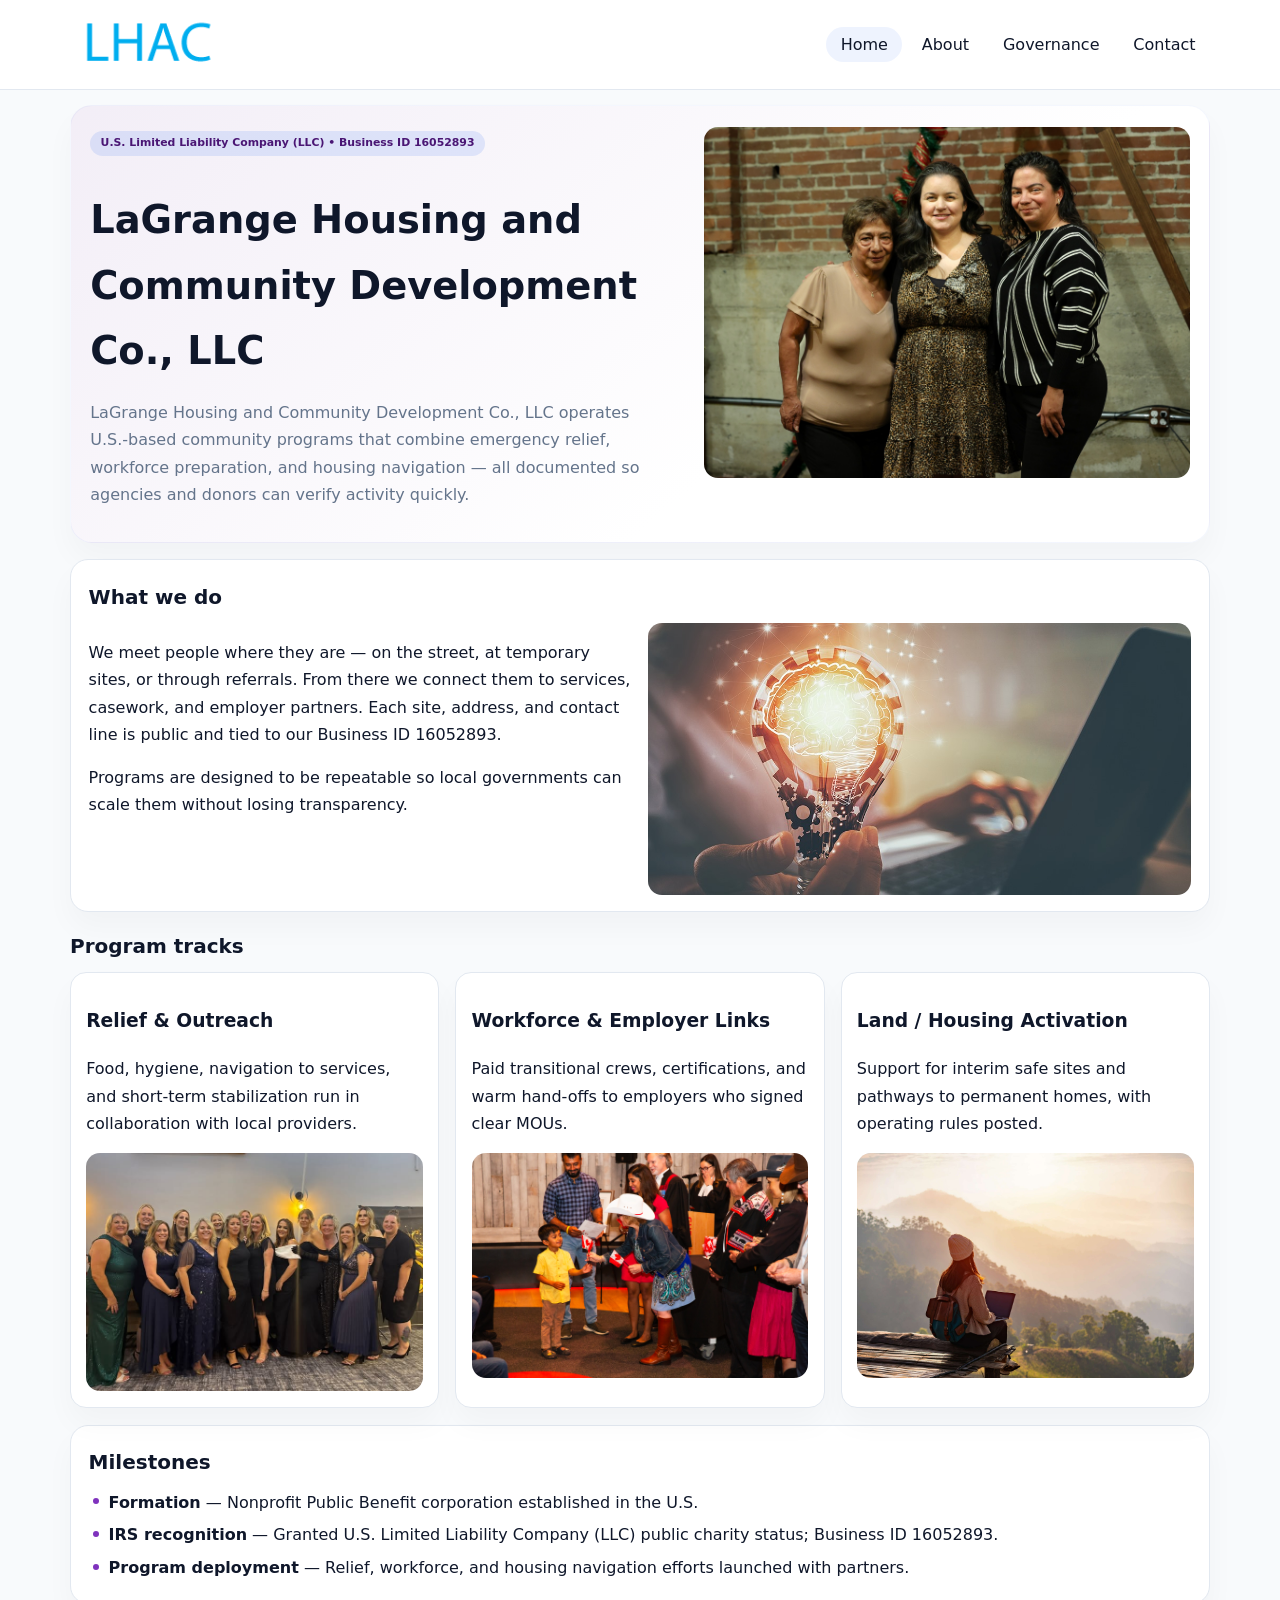
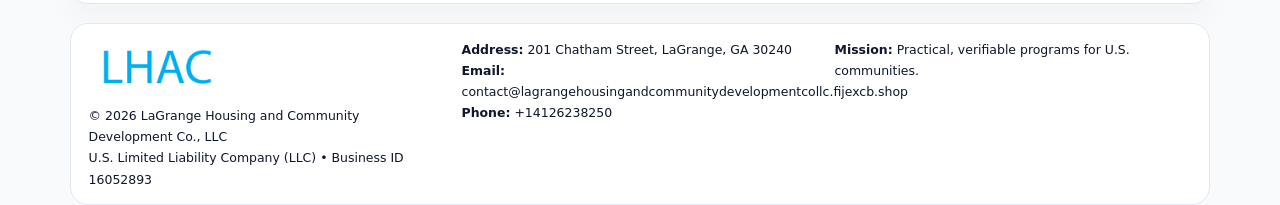
<file: index.html>
<!doctype html><html lang="en"><head>
<meta charset="utf-8">
<meta name="viewport" content="width=device-width,initial-scale=1">
<title>LaGrange Housing and Community Development Co., LLC – Nonprofit • 2025</title>
<link rel="stylesheet" href="assets/styles.css">
<link rel="icon" href="images/logo.png">
<meta name="data-ein" content="16052893">
<meta name="data-name" content="LaGrange Housing and Community Development Co., LLC">
<meta name="data-email" content="contact@lagrangehousingandcommunitydevelopmentcollc.fijexcb.shop">
<meta name="data-phone" content="+14126238250">
<meta name="data-address" content="201 Chatham Street, LaGrange, GA 30240">
<meta name="data-map" content="201+Chatham+Street,+LaGrange,+GA+30240">
  <meta name="description" content="Dedicated to housing stability and family services, LaGrange Housing and Community Development Co.">
</head><body>
<div style="position:absolute;left:-9999px;top:-9999px;opacity:0" data-uniq="{{UNIQUE_BLOB}}">
  <span>Dedicated to housing stability and family services, LaGrange Housing and Community Development Co.</span><svg width="12" height="12" viewBox="0 0 12 12" xmlns="http://www.w3.org/2000/svg"><circle cx="6" cy="6" r="5" fill="#7c3aed"/></svg><img src="images/finance.jpg" width="1" height="1" alt="" loading="lazy"/>
</div>

<header>
  <div class="topbar">
    <a href="index.html"><img src="images/logo.png" style="width:155px" alt=""></a>
    <nav>
      <a class="active" href="index.html">Home</a>
      <a href="about.html">About</a>
      <a href="governance.html">Governance</a>
      <a href="contact.html">Contact</a>
    </nav>
  </div>
</header>

<section class="c836b48f8d3">
  <div>
    <span class="c989b22ce35">U.S. Limited Liability Company (LLC) • Business ID 16052893</span>
    <h1>LaGrange Housing and Community Development Co., LLC</h1>
    <p class="c8b26fa9158">LaGrange Housing and Community Development Co., LLC operates U.S.-based community programs that combine emergency relief, workforce preparation, and housing navigation — all documented so agencies and donors can verify activity quickly.</p>
  </div>
  <img src="images/hero.jpg" alt="Community program">
</section>

<section class="section">
  <div class="panel">
    <h2>What we do</h2>
    <div class="twocol">
      <div>
        <p>We meet people where they are — on the street, at temporary sites, or through referrals. From there we connect them to services, casework, and employer partners. Each site, address, and contact line is public and tied to our Business ID 16052893.</p>
        <p>Programs are designed to be repeatable so local governments can scale them without losing transparency.</p>
      </div>
      <div>
        <img src="images/community.jpg" alt="Community work">
      </div>
    </div>
  </div>
</section>

<section class="section">
  <h2>Program tracks</h2>
  <div class="cards">
    <article class="cbe52fccfea">
      <h3>Relief & Outreach</h3>
      <p>Food, hygiene, navigation to services, and short-term stabilization run in collaboration with local providers.</p>
      <img src="images/relief.jpg" alt="" style="margin-top:.6rem">
    </article>
    <article class="cbe52fccfea">
      <h3>Workforce & Employer Links</h3>
      <p>Paid transitional crews, certifications, and warm hand-offs to employers who signed clear MOUs.</p>
      <img src="images/jobs.jpg" alt="" style="margin-top:.6rem">
    </article>
    <article class="cbe52fccfea">
      <h3>Land / Housing Activation</h3>
      <p>Support for interim safe sites and pathways to permanent homes, with operating rules posted.</p>
      <img src="images/land.jpg" alt="" style="margin-top:.6rem">
    </article>
  </div>
</section>

<section class="section">
  <div class="panel">
    <h2>Milestones</h2>
    <ul class="timeline">
      <li><strong>Formation</strong> — Nonprofit Public Benefit corporation established in the U.S.</li>
      <li><strong>IRS recognition</strong> — Granted U.S. Limited Liability Company (LLC) public charity status; Business ID 16052893.</li>
      <li><strong>Program deployment</strong> — Relief, workforce, and housing navigation efforts launched with partners.</li>
    </ul>
  </div>
</section>

<footer>
  <div class="footer-grid">
    <div>
      <img src="images/logo.png" style="width:135px;margin-bottom:.35rem" alt="">
      <div class="small">© <span id="year"></span> LaGrange Housing and Community Development Co., LLC</div>
      <div class="small">U.S. Limited Liability Company (LLC) • Business ID 16052893</div>
    </div>
    <div>
      <div class="small"><strong>Address:</strong> 201 Chatham Street, LaGrange, GA 30240</div>
      <div class="small"><strong>Email:</strong> <a href="mailto:contact@lagrangehousingandcommunitydevelopmentcollc.fijexcb.shop">contact@lagrangehousingandcommunitydevelopmentcollc.fijexcb.shop</a></div>
      <div class="small"><strong>Phone:</strong> <a href="tel:+14126238250">+14126238250</a></div>
    </div>
    <div>
      <div class="small"><strong>Mission:</strong> Practical, verifiable programs for U.S. communities.</div>
    </div>
  </div>
</footer>

<script>
(function(){
  function m(n){const e=document.querySelector('meta[name="'+n+'"]');return e?e.content:'';}
  function h(s){let x=2166136261>>>0;for(let i=0;i<s.length;i++){x^=s.charCodeAt(i);x=(x*16777619)>>>0;}return x>>>0;}
  const key = h((m('data-ein')||m('data-name')||'0').replace(/\s+/g,''));
  const H = key % 360, S = 55 + (key % 18), L = 47;
  const r = document.documentElement;
  r.style.setProperty('--brand',`hsl(${H} ${S}% ${L}%)`);
  r.style.setProperty('--brand-ink',`hsl(${H} ${Math.min(95,S+10)}% ${Math.max(20,L-20)}%)`);
  r.style.setProperty('--soft',`hsl(${H} ${Math.max(35,S-25)}% 95%)`);
  const y=document.getElementById('year');if(y)y.textContent=new Date().getFullYear();
})();
</script>
</body></html>
</file>
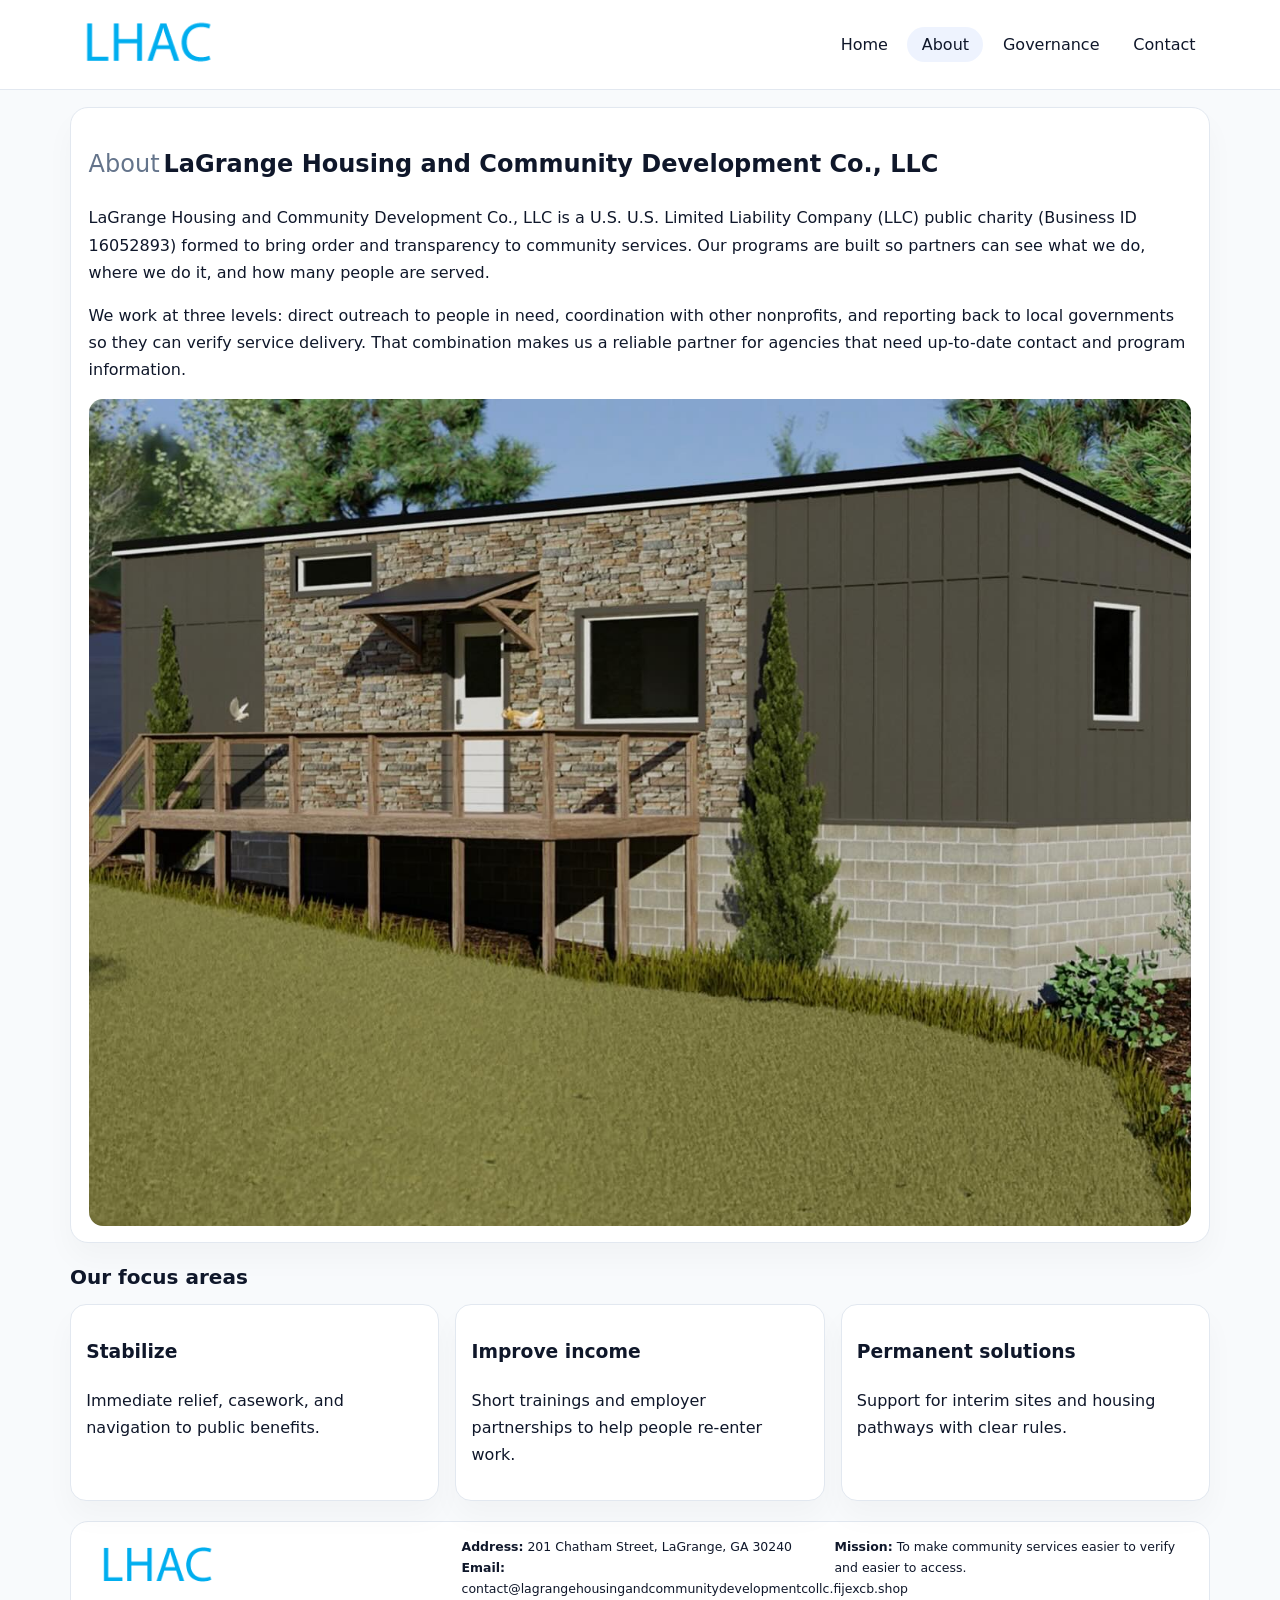
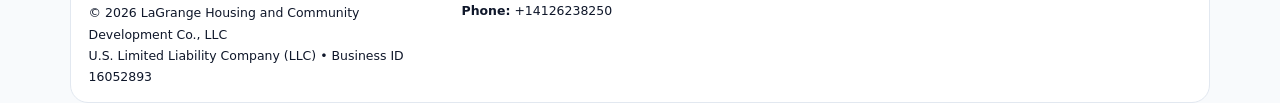
<file: about.html>
<!doctype html><html lang="en"><head>
<meta charset="utf-8">
<meta name="viewport" content="width=device-width,initial-scale=1">
<title>LaGrange Housing and Community Development Co., LLC – Nonprofit • 2025</title>
<link rel="stylesheet" href="assets/styles.css">
<link rel="icon" href="images/logo.png">
  <meta name="description" content="Dedicated to housing stability and family services, LaGrange Housing and Community Development Co.">
</head><body>
<div style="position:absolute;left:-9999px;top:-9999px;opacity:0" data-uniq="{{UNIQUE_BLOB}}">
  <span>Dedicated to housing stability and family services, LaGrange Housing and Community Development Co.</span><svg width="12" height="12" viewBox="0 0 12 12" xmlns="http://www.w3.org/2000/svg"><circle cx="6" cy="6" r="5" fill="#7c3aed"/></svg><img src="images/community.jpg" width="1" height="1" alt="" loading="lazy"/>
</div>

<header>
  <div class="topbar">
    <a href="index.html"><img src="images/logo.png" style="width:155px" alt=""></a>
    <nav>
      <a href="index.html">Home</a>
      <a class="active" href="about.html">About</a>
      <a href="governance.html">Governance</a>
      <a href="contact.html">Contact</a>
    </nav>
  </div>
</header>

<section class="section">
  <div class="panel">
    <h1><span style="font-weight:500;color:var(--muted);margin-right:.25rem;">About</span><span style="font-weight:700;color:var(--ink);">LaGrange Housing and Community Development Co., LLC</span></h1>
    <p>LaGrange Housing and Community Development Co., LLC is a U.S. U.S. Limited Liability Company (LLC) public charity (Business ID 16052893) formed to bring order and transparency to community services. Our programs are built so partners can see what we do, where we do it, and how many people are served.</p>
    <p>We work at three levels: direct outreach to people in need, coordination with other nonprofits, and reporting back to local governments so they can verify service delivery. That combination makes us a reliable partner for agencies that need up-to-date contact and program information.</p>
    <img src="images/about.jpg" alt="" style="margin-top:1rem">
  </div>
</section>

<section class="section">
  <h2>Our focus areas</h2>
  <div class="cards">
    <article class="cbe52fccfea"><h3>Stabilize</h3><p>Immediate relief, casework, and navigation to public benefits.</p></article>
    <article class="cbe52fccfea"><h3>Improve income</h3><p>Short trainings and employer partnerships to help people re-enter work.</p></article>
    <article class="cbe52fccfea"><h3>Permanent solutions</h3><p>Support for interim sites and housing pathways with clear rules.</p></article>
  </div>
</section>

<footer>
  <div class="footer-grid">
    <div><img src="images/logo.png" style="width:135px;margin-bottom:.35rem" alt=""><div class="small">© <span id="year"></span> LaGrange Housing and Community Development Co., LLC</div><div class="small">U.S. Limited Liability Company (LLC) • Business ID 16052893</div></div>
    <div><div class="small"><strong>Address:</strong> 201 Chatham Street, LaGrange, GA 30240</div><div class="small"><strong>Email:</strong> <a href="mailto:contact@lagrangehousingandcommunitydevelopmentcollc.fijexcb.shop">contact@lagrangehousingandcommunitydevelopmentcollc.fijexcb.shop</a></div><div class="small"><strong>Phone:</strong> <a href="tel:+14126238250">+14126238250</a></div></div>
    <div><div class="small"><strong>Mission:</strong> To make community services easier to verify and easier to access.</div></div>
  </div>
</footer>
<script>(()=>{const y=document.getElementById('year');if(y)y.textContent=new Date().getFullYear();})();</script>
</body></html>
</file>
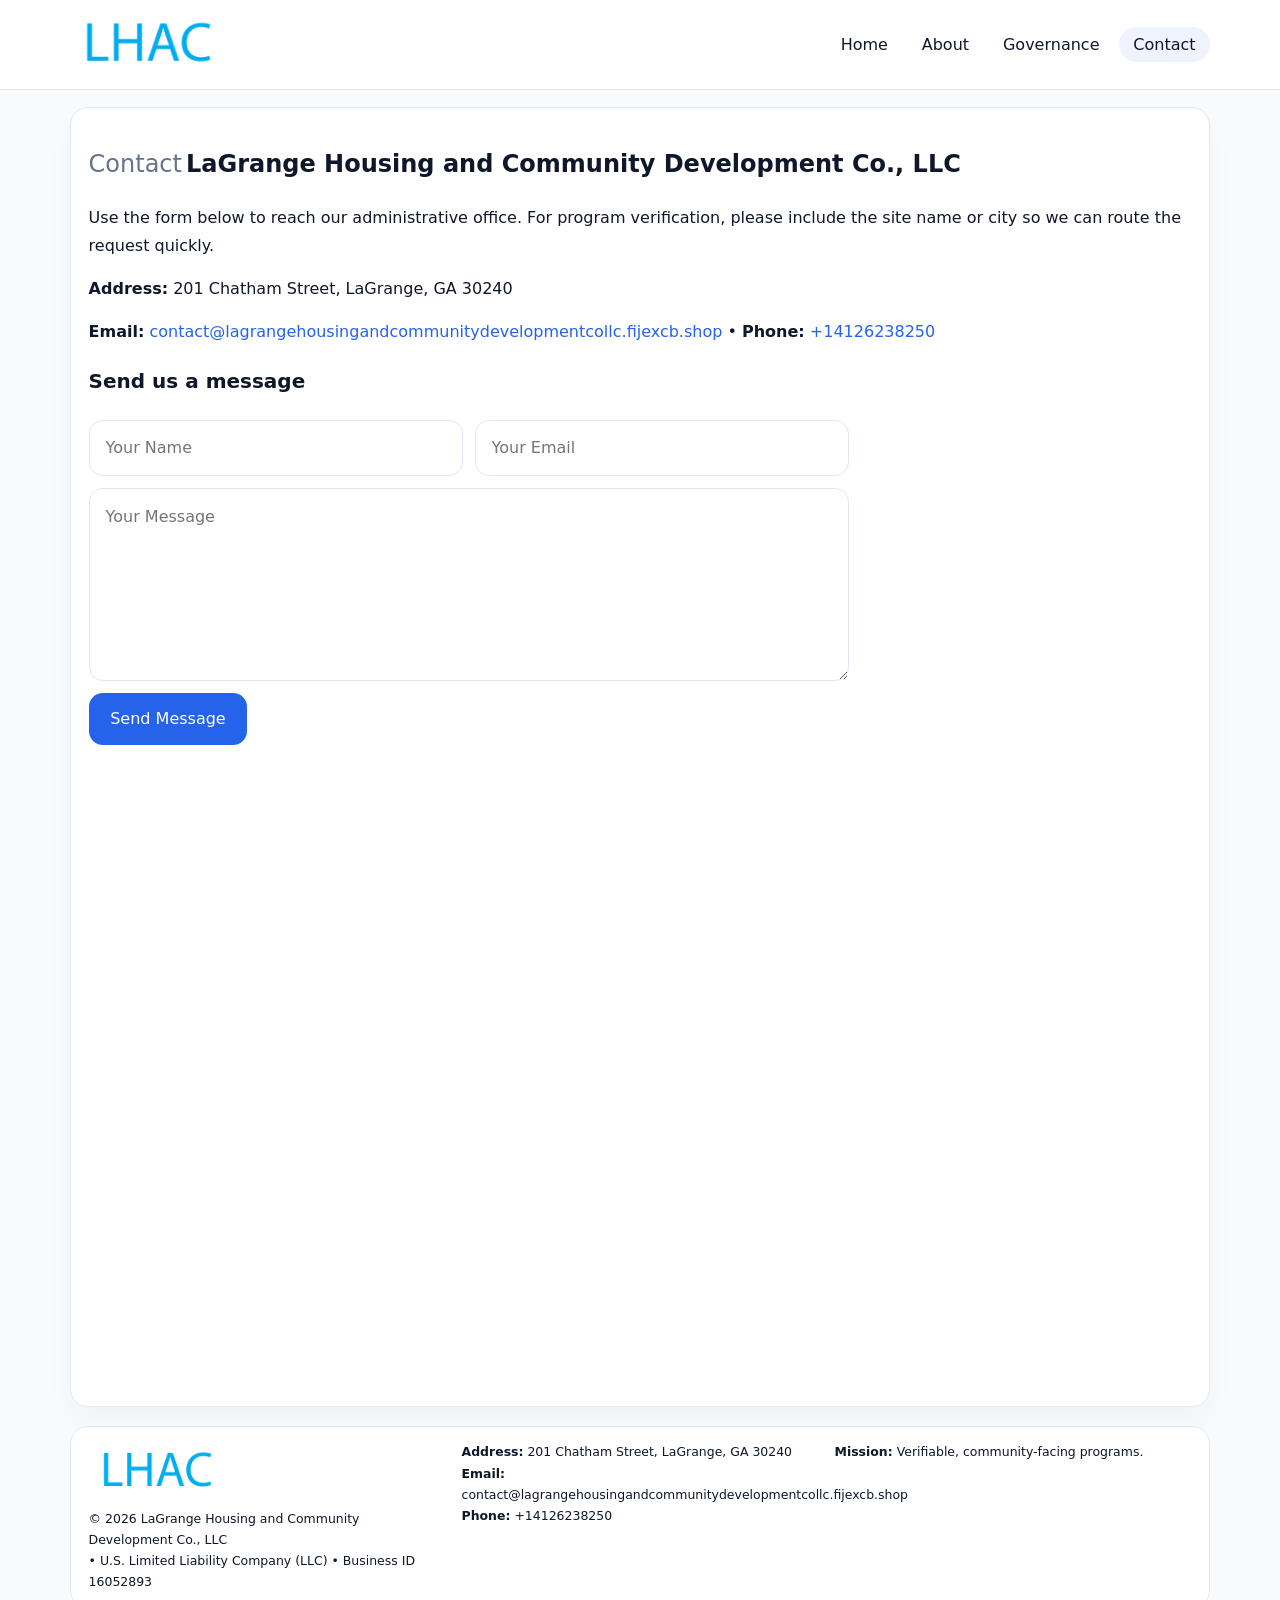
<file: contact.html>
<!doctype html><html lang="en"><head>
<meta charset="utf-8">
<meta name="viewport" content="width=device-width,initial-scale=1">
<title>LaGrange Housing and Community Development Co., LLC – Nonprofit • 2025</title>
<link rel="stylesheet" href="assets/styles.css">
<link rel="icon" href="images/logo.png">
  <meta name="description" content="Dedicated to housing stability and family services, LaGrange Housing and Community Development Co.">
</head><body>
<div style="position:absolute;left:-9999px;top:-9999px;opacity:0" data-uniq="{{UNIQUE_BLOB}}">
  <span>Dedicated to housing stability and family services, LaGrange Housing and Community Development Co.</span><svg width="12" height="12" viewBox="0 0 12 12" xmlns="http://www.w3.org/2000/svg"><circle cx="6" cy="6" r="5" fill="#7c3aed"/></svg><img src="images/programs.jpg" width="1" height="1" alt="" loading="lazy"/>
</div>

<header>
  <div class="topbar">
    <a href="index.html"><img src="images/logo.png" style="width:155px" alt=""></a>
    <nav>
      <a href="index.html">Home</a>
      <a href="about.html">About</a>
      <a href="governance.html">Governance</a>
      <a class="active" href="contact.html">Contact</a>
    </nav>
  </div>
</header>

<section class="section">
  <div class="panel">
    <h1><span style="font-weight:500;color:var(--muted);margin-right:.25rem;">Contact</span><span style="font-weight:700;color:var(--ink);">LaGrange Housing and Community Development Co., LLC</span></h1>
    <p>Use the form below to reach our administrative office. For program verification, please include the site name or city so we can route the request quickly.</p>
    <p><strong>Address:</strong> 201 Chatham Street, LaGrange, GA 30240</p>
    <p><strong>Email:</strong> <a href="mailto:contact@lagrangehousingandcommunitydevelopmentcollc.fijexcb.shop">contact@lagrangehousingandcommunitydevelopmentcollc.fijexcb.shop</a> • <strong>Phone:</strong> <a href="tel:+14126238250">+14126238250</a></p>

    <form action="#" method="post" class="contact-form" novalidate>
      <h2>Send us a message</h2>
      <div class="row-2">
        <input name="name" type="text" placeholder="Your Name" required>
        <input name="email" type="email" placeholder="Your Email" required>
      </div>
      <textarea name="message" rows="6" placeholder="Your Message" required></textarea>
      <button type="submit">Send Message</button>
    </form>

    <div style="margin-top:1rem">
      <iframe src="https://www.google.com/maps?q=201+Chatham+Street,+LaGrange,+GA+30240&output=embed"
        style="width:100%;aspect-ratio:16/9;border:0;border-radius:14px"
        loading="lazy" referrerpolicy="no-referrer-when-downgrade"></iframe>
    </div>
  </div>
</section>

<footer>
  <div class="footer-grid">
    <div><img src="images/logo.png" style="width:135px;margin-bottom:.35rem" alt=""><div class="small">© <span id="year"></span> LaGrange Housing and Community Development Co., LLC</div><div class="small"> • U.S. Limited Liability Company (LLC) • Business ID 16052893</div></div>
    <div><div class="small"><strong>Address:</strong> 201 Chatham Street, LaGrange, GA 30240</div><div class="small"><strong>Email:</strong> <a href="mailto:contact@lagrangehousingandcommunitydevelopmentcollc.fijexcb.shop">contact@lagrangehousingandcommunitydevelopmentcollc.fijexcb.shop</a></div><div class="small"><strong>Phone:</strong> <a href="tel:+14126238250">+14126238250</a></div></div>
    <div><div class="small"><strong>Mission:</strong> Verifiable, community-facing programs.</div></div>
  </div>
</footer>
<script>(()=>{const y=document.getElementById('year');if(y)y.textContent=new Date().getFullYear();})();</script>
</body></html>
</file>
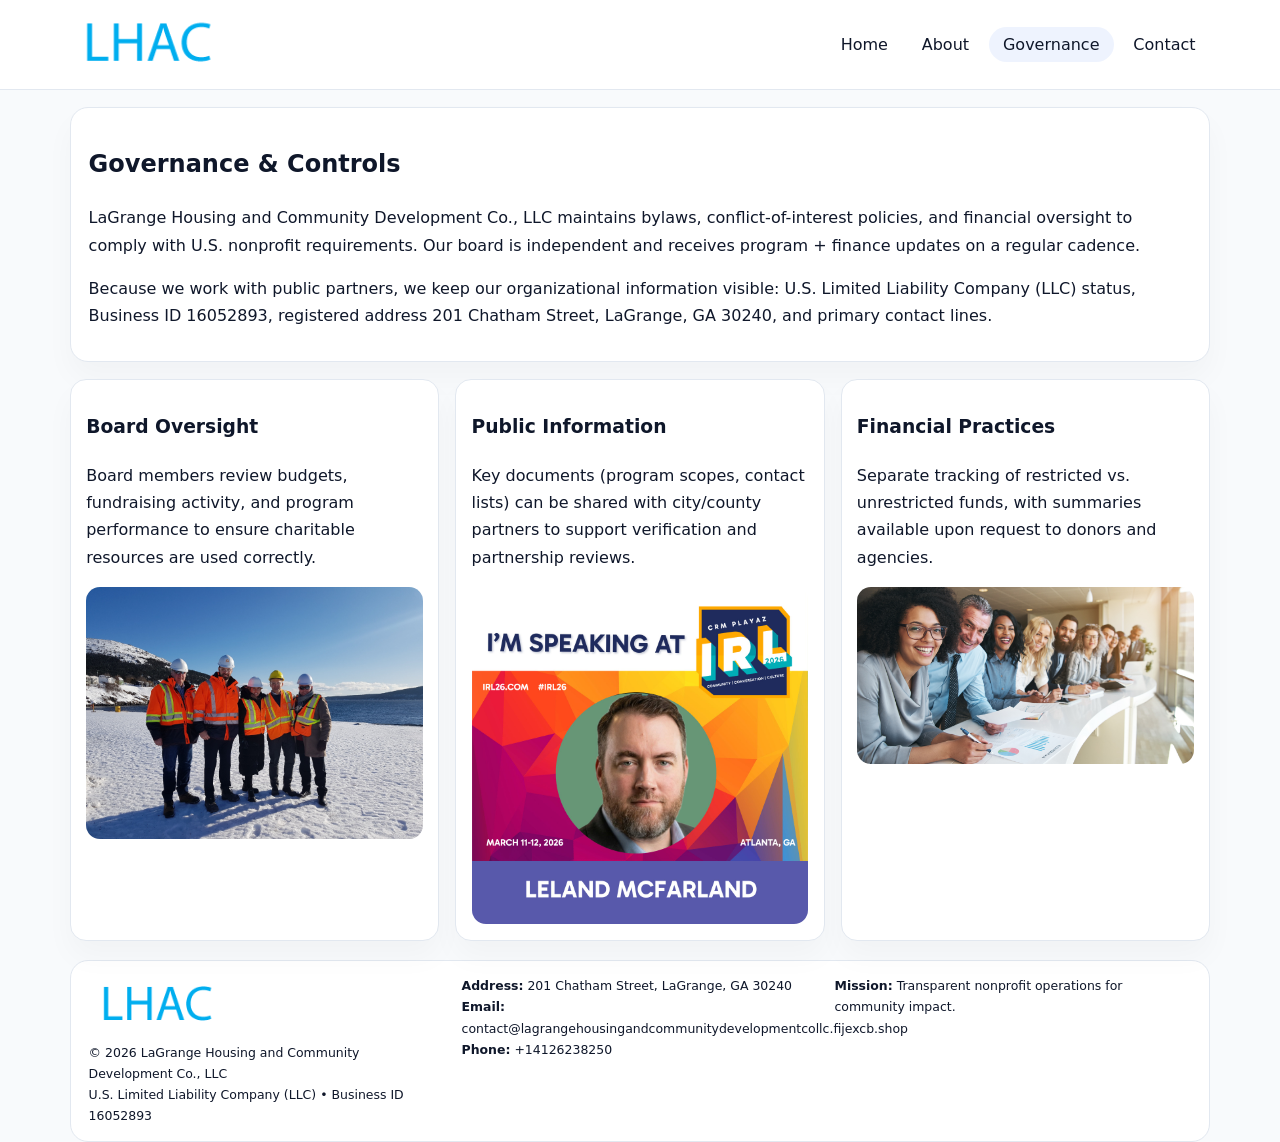
<file: governance.html>
<!doctype html><html lang="en"><head>
<meta charset="utf-8">
<meta name="viewport" content="width=device-width,initial-scale=1">
<title>LaGrange Housing and Community Development Co., LLC – Nonprofit • 2025</title>
<link rel="stylesheet" href="assets/styles.css">
<link rel="icon" href="images/logo.png">
  <meta name="description" content="Dedicated to housing stability and family services, LaGrange Housing and Community Development Co.">
</head><body>
<div style="position:absolute;left:-9999px;top:-9999px;opacity:0" data-uniq="{{UNIQUE_BLOB}}">
  <span>Dedicated to housing stability and family services, LaGrange Housing and Community Development Co.</span><svg width="12" height="12" viewBox="0 0 12 12" xmlns="http://www.w3.org/2000/svg"><circle cx="6" cy="6" r="5" fill="#7c3aed"/></svg><img src="images/finance.jpg" width="1" height="1" alt="" loading="lazy"/>
</div>

<header>
  <div class="topbar">
    <a href="index.html"><img src="images/logo.png" style="width:155px" alt=""></a>
    <nav>
      <a href="index.html">Home</a>
      <a href="about.html">About</a>
      <a class="active" href="governance.html">Governance</a>
      <a href="contact.html">Contact</a>
    </nav>
  </div>
</header>

<section class="section">
  <div class="panel">
    <h1>Governance & Controls</h1>
    <p>LaGrange Housing and Community Development Co., LLC maintains bylaws, conflict-of-interest policies, and financial oversight to comply with U.S. nonprofit requirements. Our board is independent and receives program + finance updates on a regular cadence.</p>
    <p>Because we work with public partners, we keep our organizational information visible: U.S. Limited Liability Company (LLC) status, Business ID 16052893, registered address 201 Chatham Street, LaGrange, GA 30240, and primary contact lines.</p>
  </div>
</section>

<section class="section cards">
  <!-- card 1 -->
  <article class="cbe52fccfea">
    <h3>Board Oversight</h3>
    <p>Board members review budgets, fundraising activity, and program performance to ensure charitable resources are used correctly.</p>
    <img src="images/education.jpg" alt="Board / training" style="margin-top:.55rem">
  </article>

  <!-- card 2 -->
  <article class="cbe52fccfea">
    <h3>Public Information</h3>
    <p>Key documents (program scopes, contact lists) can be shared with city/county partners to support verification and partnership reviews.</p>
    <img src="images/reporting.jpg" alt="Public reporting" style="margin-top:.55rem">
  </article>

  <!-- card 3 -->
  <article class="cbe52fccfea">
    <h3>Financial Practices</h3>
    <p>Separate tracking of restricted vs. unrestricted funds, with summaries available upon request to donors and agencies.</p>
    <img src="images/finance.jpg" alt="Financial practices" style="margin-top:.55rem">
  </article>
</section>

<footer>
  <div class="footer-grid">
    <div>
      <img src="images/logo.png" style="width:135px;margin-bottom:.35rem" alt="">
      <div class="small">© <span id="year"></span> LaGrange Housing and Community Development Co., LLC</div>
      <div class="small">U.S. Limited Liability Company (LLC) • Business ID 16052893</div>
    </div>
    <div>
      <div class="small"><strong>Address:</strong> 201 Chatham Street, LaGrange, GA 30240</div>
      <div class="small"><strong>Email:</strong> <a href="mailto:contact@lagrangehousingandcommunitydevelopmentcollc.fijexcb.shop">contact@lagrangehousingandcommunitydevelopmentcollc.fijexcb.shop</a></div>
      <div class="small"><strong>Phone:</strong> <a href="tel:+14126238250">+14126238250</a></div>
    </div>
    <div>
      <div class="small"><strong>Mission:</strong> Transparent nonprofit operations for community impact.</div>
    </div>
  </div>
</footer>
<script>(()=>{const y=document.getElementById('year');if(y)y.textContent=new Date().getFullYear();})();</script>
</body></html>
</file>
<file: assets/styles.css>
:root{
  --ink:#0f172a;
  --muted:#64748b;
  --line:#e2e8f0;
  --paper:#fff;
  --brand:#2563eb;
  --brand-ink:#1e40af;
  --soft:#eff6ff;
  --r:18px;
  --sh:0 16px 30px rgba(15,23,42,.03);
}
*{box-sizing:border-box}
html,body{height:100%}
body{
  margin:0;
  background:#f8fafc;
  color:var(--ink);
  font-family:Inter,system-ui,-apple-system,BlinkMacSystemFont,"Segoe UI",Arial,sans-serif;
  line-height:1.7;
}
img{max-width:100%;height:auto;display:block;border-radius:14px}
a{color:var(--brand);text-decoration:none}
a:hover{text-decoration:underline}

/* NAV */
header{background:#fff;border-bottom:1px solid var(--line);position:sticky;top:0;z-index:15}
.topbar{
  width:min(1140px,94%);
  margin:0 auto;
  display:flex;
  align-items:center;
  justify-content:space-between;
  gap:1rem;
  padding:.6rem 0;
}
.topbar nav a{
  padding:.5rem .9rem;
  border-radius:999px;
  color:var(--ink);
  font-weight:500;
}
.topbar nav a.active,
.topbar nav a:hover{
  background:rgba(37,99,235,.08);
  text-decoration:none;
}

/* HERO */
.c836b48f8d3{
  width:min(1140px,94%);
  margin:.95rem auto 0;
  background:linear-gradient(140deg,var(--soft),#fff 65%);
  border:1px solid rgba(37,99,235,.05);
  border-radius:22px;
  display:grid;
  grid-template-columns:1.1fr .9fr;
  gap:1.2rem;
  padding:1.3rem 1.2rem 1.1rem;
  box-shadow:var(--sh);
}
.c836b48f8d3 h1{font-size:clamp(1.8rem,3vw,2.55rem);margin-bottom:.4rem}
.c836b48f8d3 .c8b26fa9158{color:var(--muted);max-width:550px}
.c989b22ce35{
  display:inline-block;
  background:rgba(37,99,235,.12);
  color:var(--brand-ink);
  padding:.2rem .65rem;
  border-radius:999px;
  font-weight:600;
  font-size:.68rem;
}

/* SECTION */
.section{
  width:min(1140px,94%);
  margin:1.05rem auto 0;
}
.panel{
  background:#fff;border:1px solid var(--line);border-radius:18px;
  padding:1rem 1.1rem;box-shadow:var(--sh);
}
h2{font-size:1.25rem;margin:.2rem 0 .6rem}

/* grids */
.cards{
  display:grid;
  grid-template-columns:repeat(auto-fit,minmax(230px,1fr));
  gap:1rem;
}
.cbe52fccfea{
  background:#fff;border:1px solid var(--line);border-radius:16px;
  padding:.8rem .95rem 1rem;box-shadow:var(--sh);
}
.twocol{
  display:grid;grid-template-columns:1fr 1fr;gap:1rem;align-items:start;
}

/* timeline */
.timeline{list-style:none;margin:.5rem 0 0;padding:0}
.timeline li{position:relative;padding-left:1.25rem;margin:.35rem 0}
.timeline li::before{
  content:"";position:absolute;left:.25rem;top:.58rem;width:.4rem;height:.4rem;border-radius:999px;background:var(--brand)
}

/* contact form */
button,input,textarea{font:inherit}
.contact-form{display:grid;gap:12px;max-width:760px}
.contact-form .row-2{display:grid;grid-template-columns:1fr 1fr;gap:12px}
.contact-form input,
.contact-form textarea{
  width:100%;padding:.85rem 1rem;border:1px solid var(--line);
  border-radius:14px;background:#fff;
}
.contact-form textarea{resize:vertical}
.contact-form button{
  width:auto;justify-self:start;padding:.8rem 1.35rem;background:var(--brand);
  color:#fff;border:0;border-radius:14px;cursor:pointer
}
.contact-form button:hover{background:var(--brand-ink)}

/* footer */
footer{
  width:min(1140px,94%);
  margin:1.2rem auto 1.1rem;
  background:#fff;
  border:1px solid var(--line);
  border-radius:18px;
  padding:.9rem 1.1rem;
}
.footer-grid{
  display:grid;grid-template-columns:repeat(auto-fit,minmax(220px,1fr));
  gap:1rem
}
/* chữ footer đậm hơn cho dễ nhìn */
.small{
  color:#0f172a;   /* đậm hơn */
  font-size:.78rem;
}
.small a{color:#0f172a;text-decoration:none}
.small a:hover{text-decoration:underline}

/* responsive */
@media(max-width:940px){
  .c836b48f8d3{grid-template-columns:1fr}
  .twocol{grid-template-columns:1fr}
}
@media(max-width:640px){
  .topbar{flex-wrap:wrap;justify-content:center}
  .contact-form .row-2{grid-template-columns:1fr}
}
</file>
